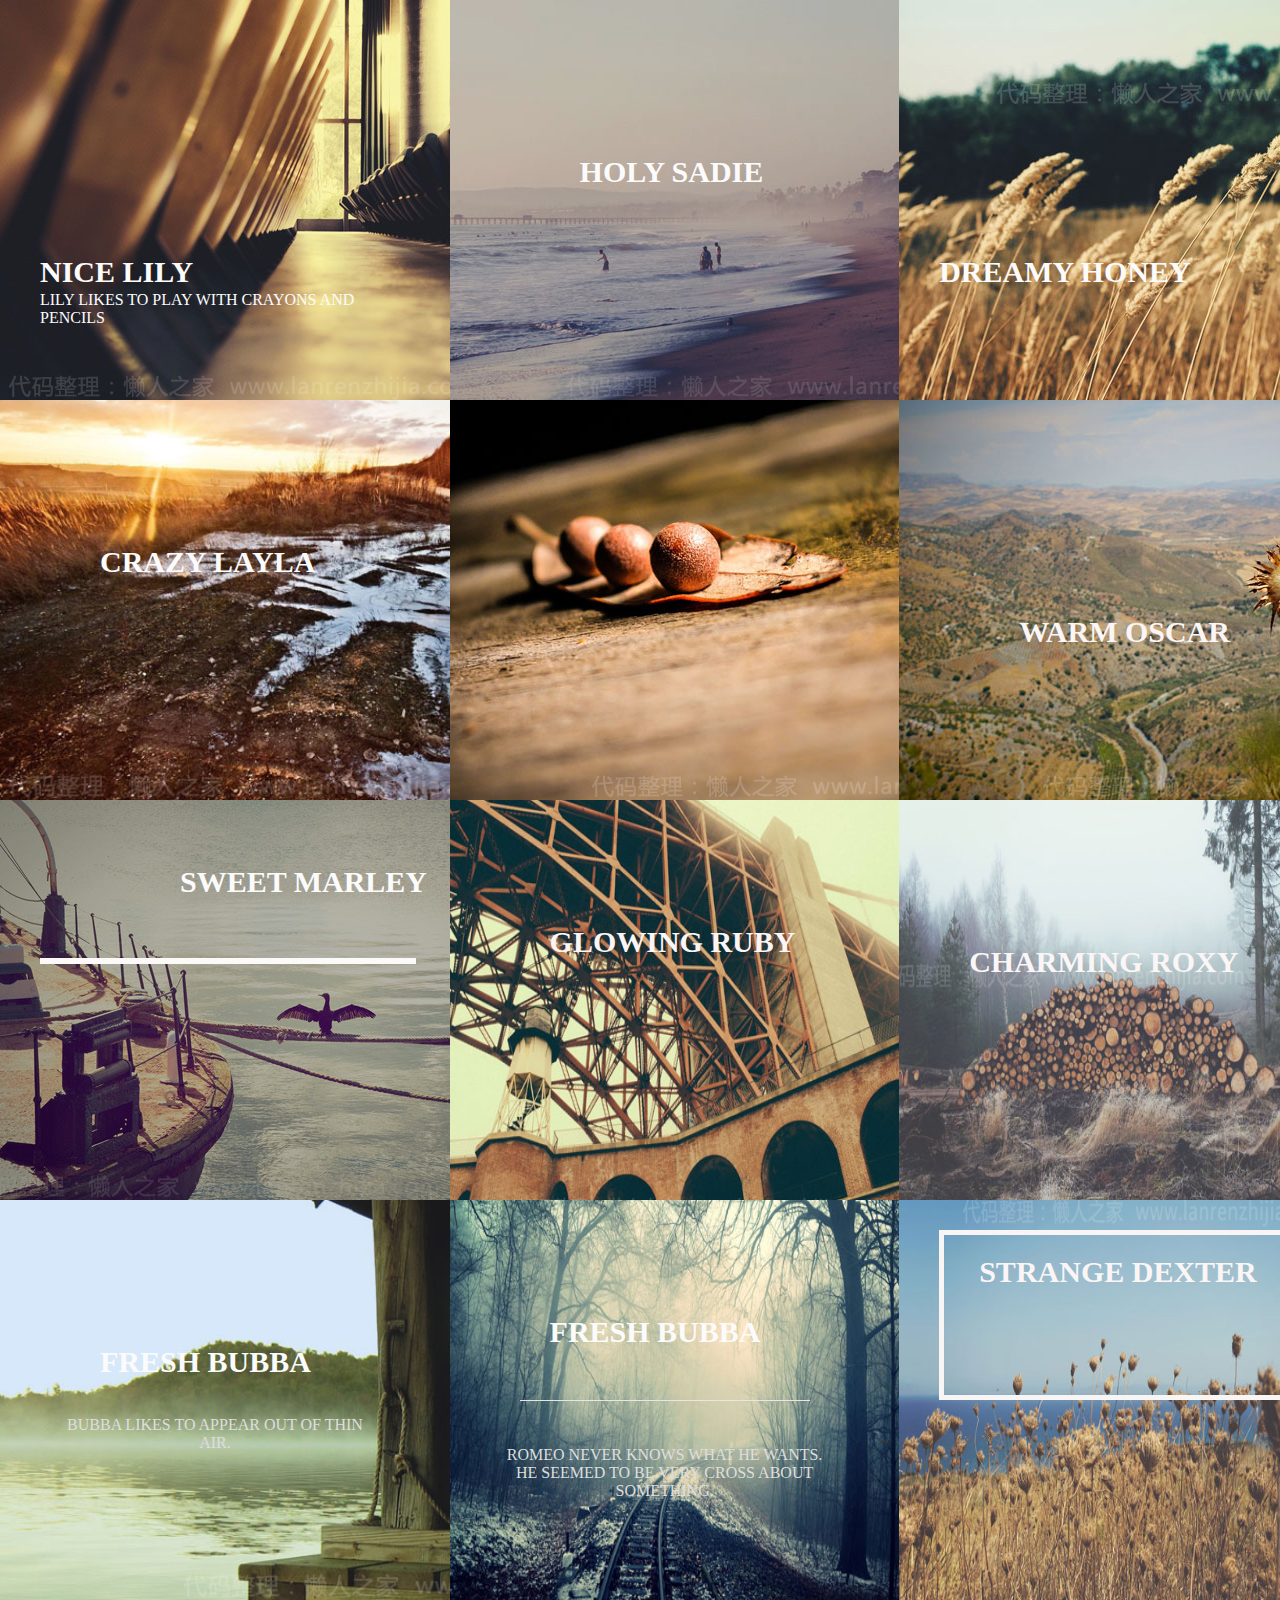
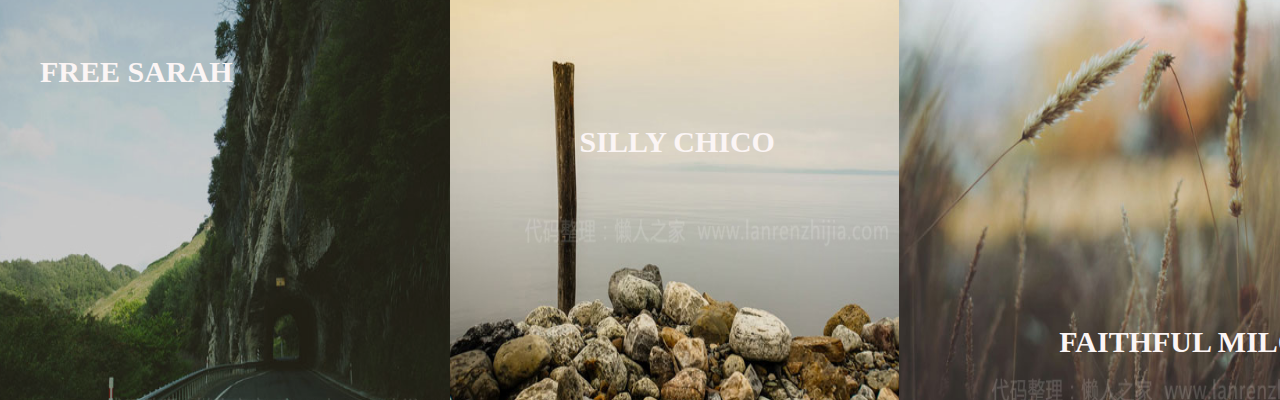
<file: hover/index.html>
<!DOCTYPE html>
<html lang="en">
<head>
	<meta charset="UTF-8">
	<title>style</title>
	<link rel="stylesheet" type="text/css" href="style.css">
</head>
<body>
	<header></header>

	<section id="list">
		<ul>
			<li>
				<figure class="image1">
					<img src="image/lanrenzhijia1.jpg">
					<figcaption>
						<h2>Nice Lily</h2>
						<p>Lily likes to play with crayons and <br>pencils</p>
					</figcaption>
				</figure>
			</li>
			<li>
				<figure class="image2">
					<img src="image/lanrenzhijia2.jpg">
					<figcaption>
						<h2>Holy Sadie</h2>
						<p>Sadie never took her eyes off me. <br>She had a dark soul.</p>
					</figcaption>
				</figure>
			</li>
			<li>
				<figure class="image3">
					<img src="image/lanrenzhijia3.jpg">
					<figcaption>
						<h2>Dreamy Honey<span>Now</span></h2>
					</figcaption>
				</figure>
			</li>
			<li>
				<figure class="image4">
					<img src="image/lanrenzhijia4.jpg">
					<figcaption>
						<h2>Crazy Layla</h2>
						<p>When Layla appears, she brings an <br>eternal summer along.</p>
						<div class="sx"></div>
						<div class="zy"></div>
					</figcaption>
				</figure>
			</li>
			<li>
				<figure class="image5">
					<img src="image/lanrenzhijia5.jpg">
					<figcaption>
						<p>Zoe never had the patience of her sisters. She deliberately punched the bear in his face.</p>
						<h2>Creative Zoe</h2>
					</figcaption>
				</figure>
			</li>
			<li>
				<figure class="image6">
					<img src="image/lanrenzhijia6.jpg">
					<figcaption>
						<h2>Warm Oscar</h2>
						<p>Oscar is a decent man. He used to clean porches with pleasure.</p>
						<div class="w"></div>
					</figcaption>
				</figure>
			</li>
			<li>
				<figure class="image7">
					<img src="image/lanrenzhijia7.jpg">
					<figcaption>
						<h2>Sweet Marley</h2>
						<hr>
						<p>Marley tried to convince her but she was not interested.</p>
					</figcaption>
				</figure>
			</li>
			<li>
				<figure class="image8">
					<img src="image/lanrenzhijia8.jpg">
					<figcaption>
						<h2>Glowing Ruby</h2>
						<p>Ruby did not need any help. Everybody knew that.</p>
						<div class="d"></div>
					</figcaption>
				</figure>
			</li>
			<li>
				<figure class="image9">
					<img src="image/lanrenzhijia9.jpg">
					<figcaption>
						<h2>Charming Roxy</h2>
						<p>Roxy was my best friend. She'd cross any border for me.</p>
						<div class="d"></div>
					</figcaption>
				</figure>
			</li>
			<li>
				<figure class="image10">
					<img src="image/lanrenzhijia10.jpg">
					<figcaption>
						<h2>Fresh  Bubba</h2>
						<p>Bubba likes to appear out of thin air.</p>
						<div class="sx"></div>
						<div class="zy"></div>
					</figcaption>
				</figure>
			</li>
			<li>
				<figure class="image11">
					<img src="image/lanrenzhijia11.jpg">
					<figcaption>
						<h2>Fresh  Bubba</h2>
						<p>Romeo never knows what he wants. He seemed to be very cross about something.</p>
						<div class="sx"></div>
						<div class="zy"></div>
					</figcaption>
				</figure>
			</li>
			<li>
				<figure class="image12">
					<img src="image/lanrenzhijia12.jpg">
					<figcaption>
							<h2>Strange Dexter</h2>
							<p>Dexter had his own strange way. You could watch him training ants.</p>
							<div class="d"></div>
					</figcaption>
				</figure>
			</li>
			<li>
				<figure class="image13">
					<img src="image/lanrenzhijia13.jpg">
					<figcaption>
						<h2>Free Sarah</h2>
						<hr>
						<p>Sarah likes to watch clouds. She's quite depressed.</p>
					</figcaption>
				</figure>
			</li>
			<li>
				<figure class="image14">
					<img src="image/lanrenzhijia14.jpg">
					<figcaption>
						<h2>Silly Chico</h2>
						<p>Chico's main fear was missing the morning bus.</p>
						<div class="d"></div>
					</figcaption>
				</figure>
			</li>
			<li>
				<figure class="image15">
					<img src="image/lanrenzhijia15.jpg">
					<figcaption>
						<h2>Faithful Milo</h2>
						<p>Milo went to the woods. He took a fun ride and never came back.</p>
						<div class="d"></div>
					</figcaption>
				</figure>
			</li>
		</ul>
	</section>



	<footer></footer>
</body>
</html>
</file>
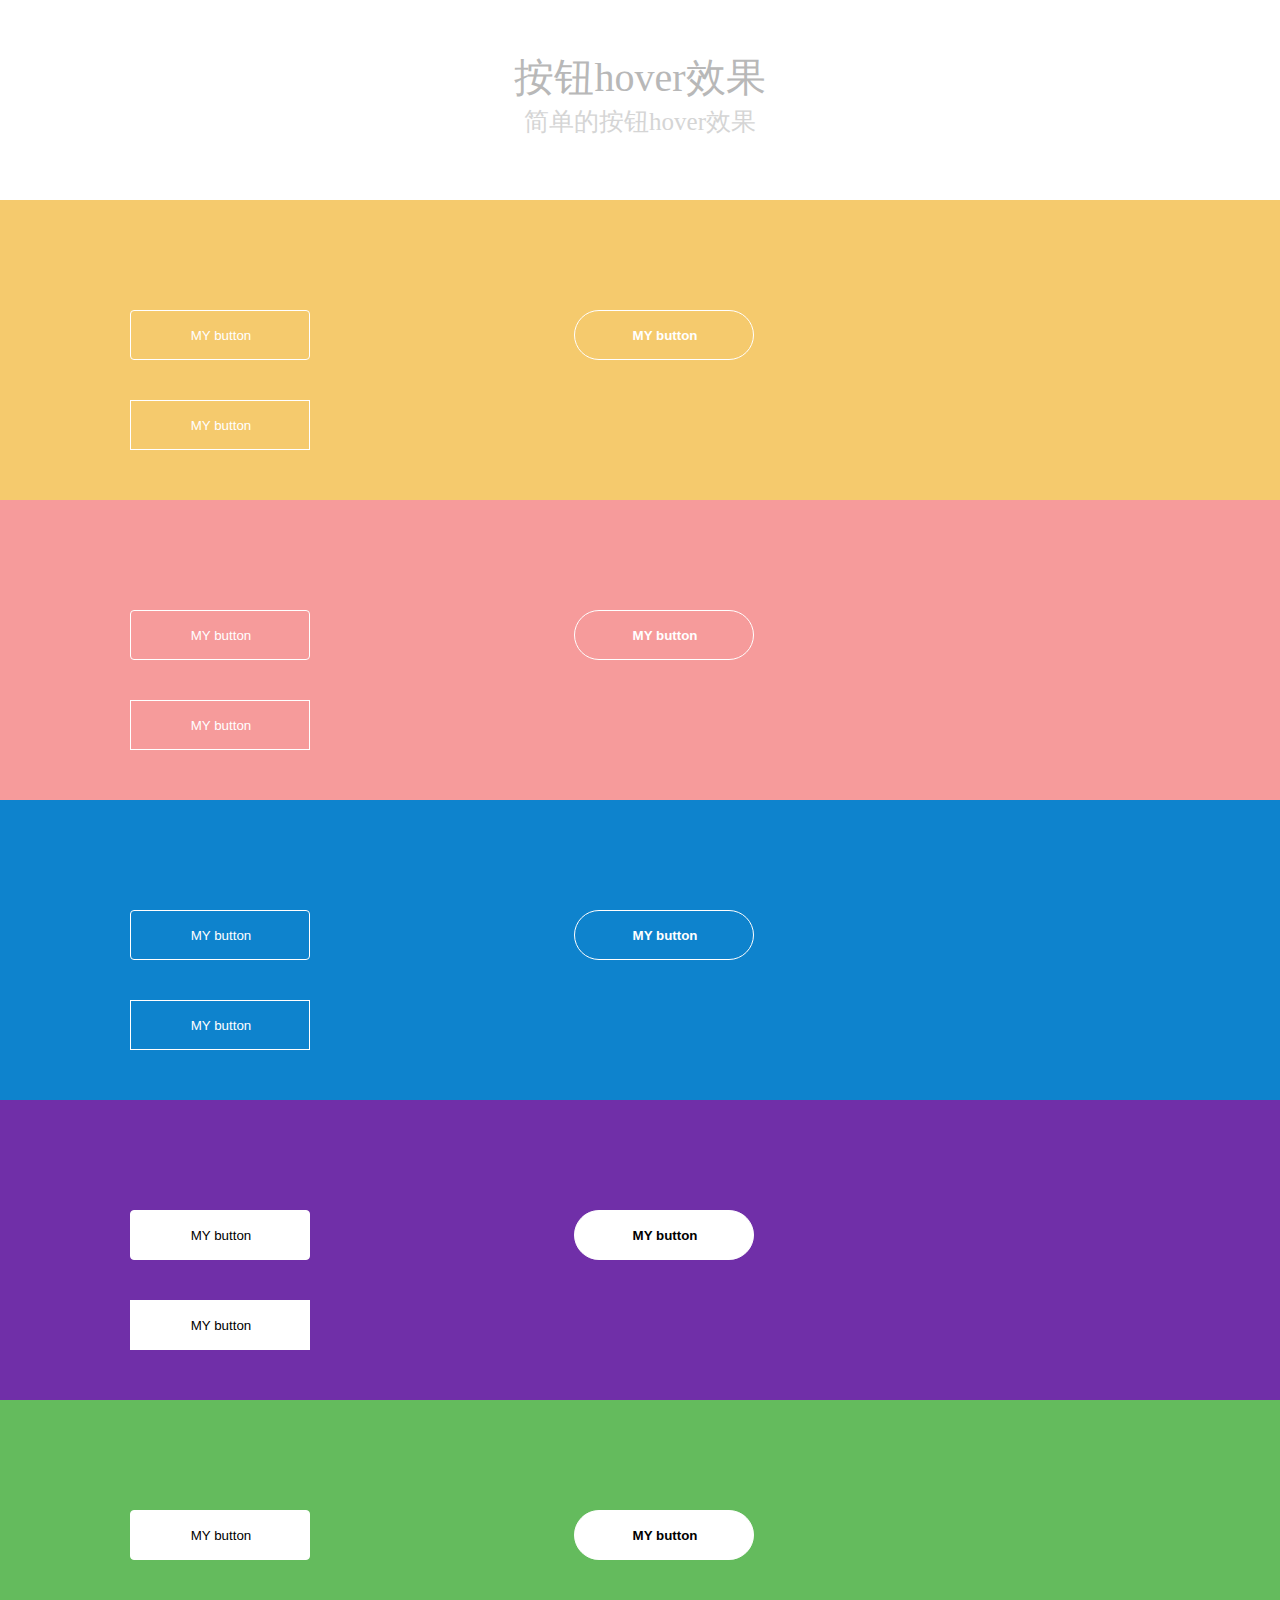
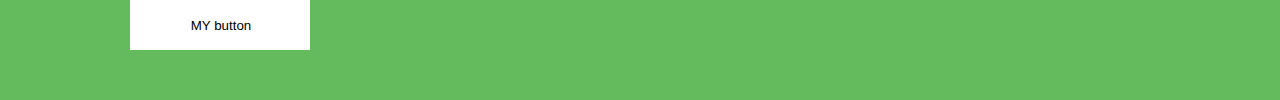
<file: buttonHover/p3.html>
<!DOCTYPE html>
<html>
<head lang="en">
    <meta charset="UTF-8">
    <title></title>
    <link rel="stylesheet" href="p3.css"/>
</head>
<body>
    <header>
        <h1>按钮hover效果</h1>
        <h4>简单的按钮hover效果</h4>
    </header>
    <section>
        <div></div>
        <!--第一排-->
        <div class="one">
            <div>
                <button>
                    <span>
                        MY button
                    </span>
                </button>
                <button>
                     <span>
                        MY button
                     </span>
                </button>
                <button>
                    <span>
                        MY button
                    </span>
                </button>
            </div>
        </div>
        <div class="two">
            <div>
                <button>
                    <span>
                        MY button
                    </span>
                </button>
                <button>
                     <span>
                        MY button
                     </span>
                </button>
                <button>
                    <span>
                        MY button
                    </span>
                </button>
            </div>
        </div>
        <div class="three">
            <div>
                <button>
                    <span>
                        MY button
                    </span>
                </button>
                <button>
                     <span>
                        MY button
                     </span>
                </button>
                <button>
                    <span>
                        MY button
                    </span>
                </button>
            </div>
        </div>
        <div class="four">
            <div>
                <button>
                    <span>
                        MY button
                    </span>
                </button>
                <button>
                     <span>
                        MY button
                     </span>
                </button>
                <button>
                    <span>
                        MY button
                    </span>
                </button>
            </div>
        </div>
        <div class="five">
            <div>
                <button>
                    <span>
                        MY button
                    </span>
                </button>
                <button>
                     <span>
                        MY button
                     </span>
                </button>
                <button>
                    <span>
                        MY button
                    </span>
                </button>
            </div>
        </div>
    </section>
</body>
</html>
</file>
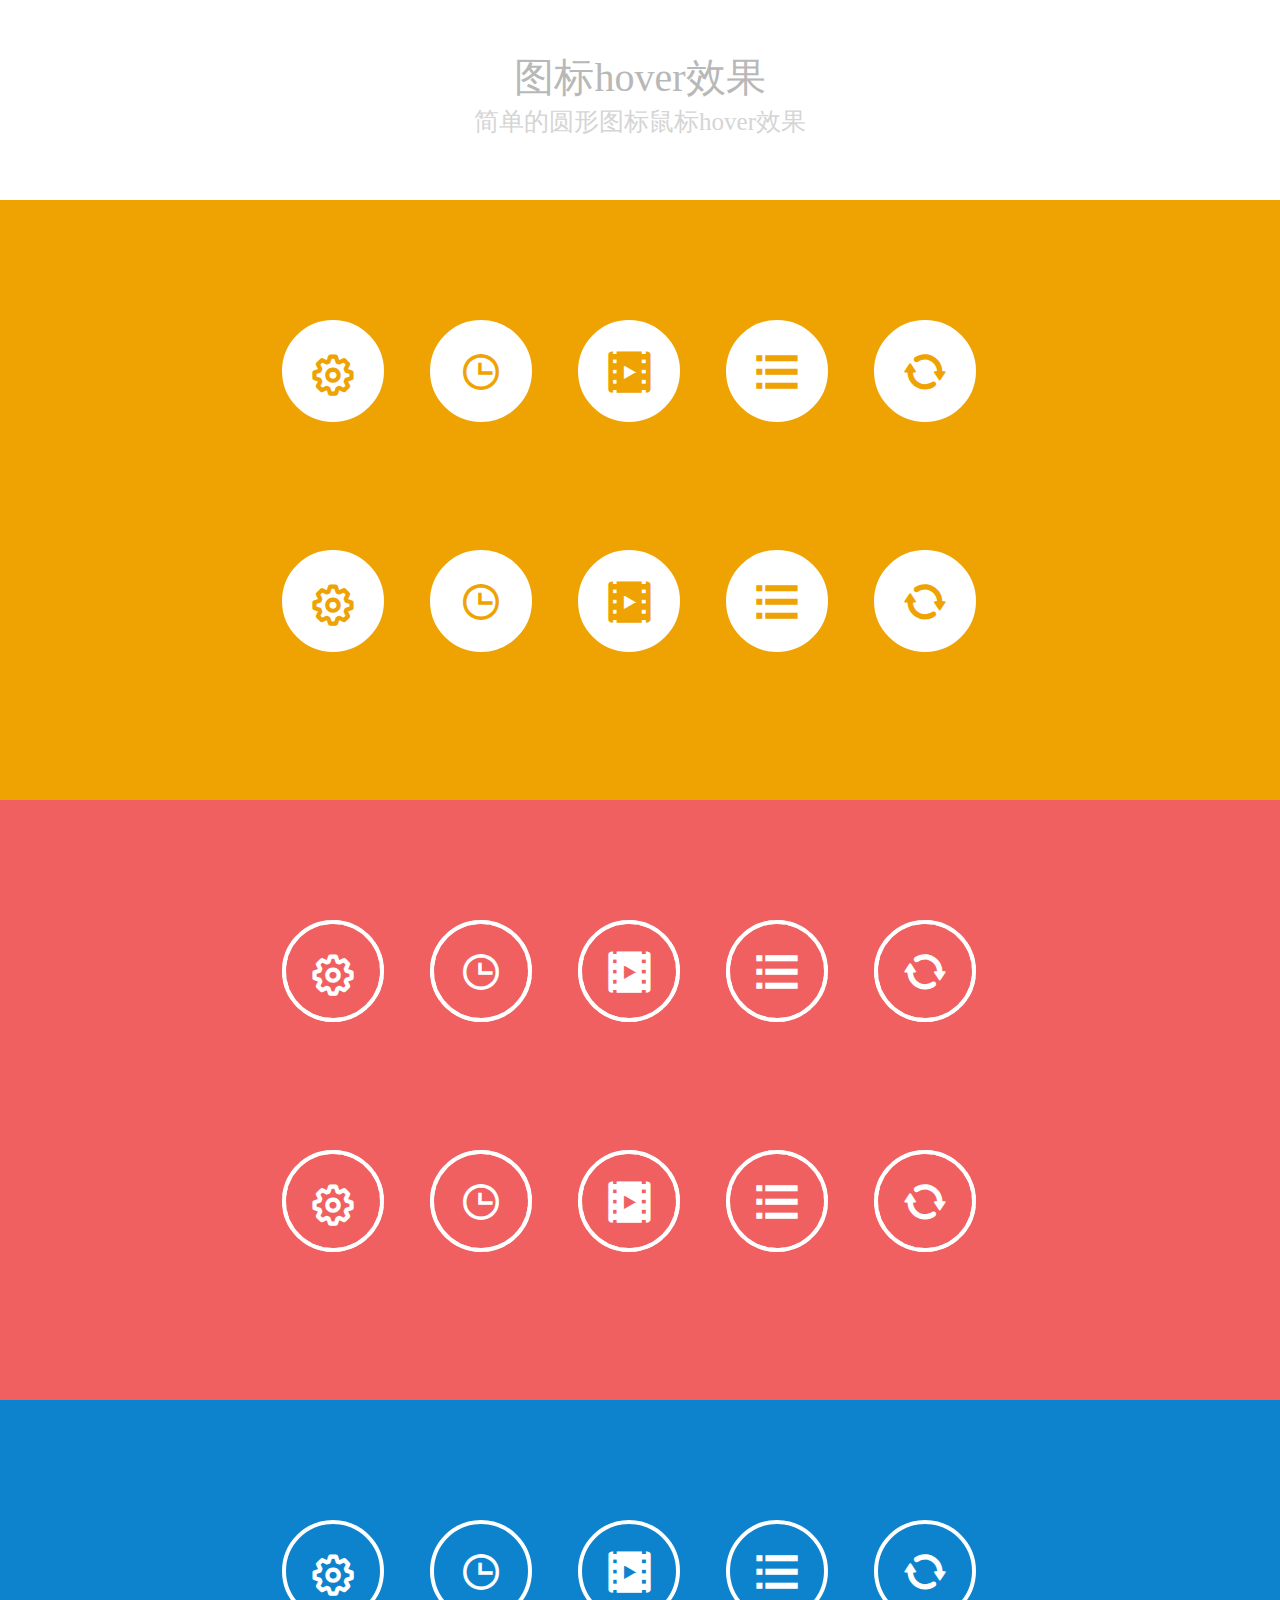
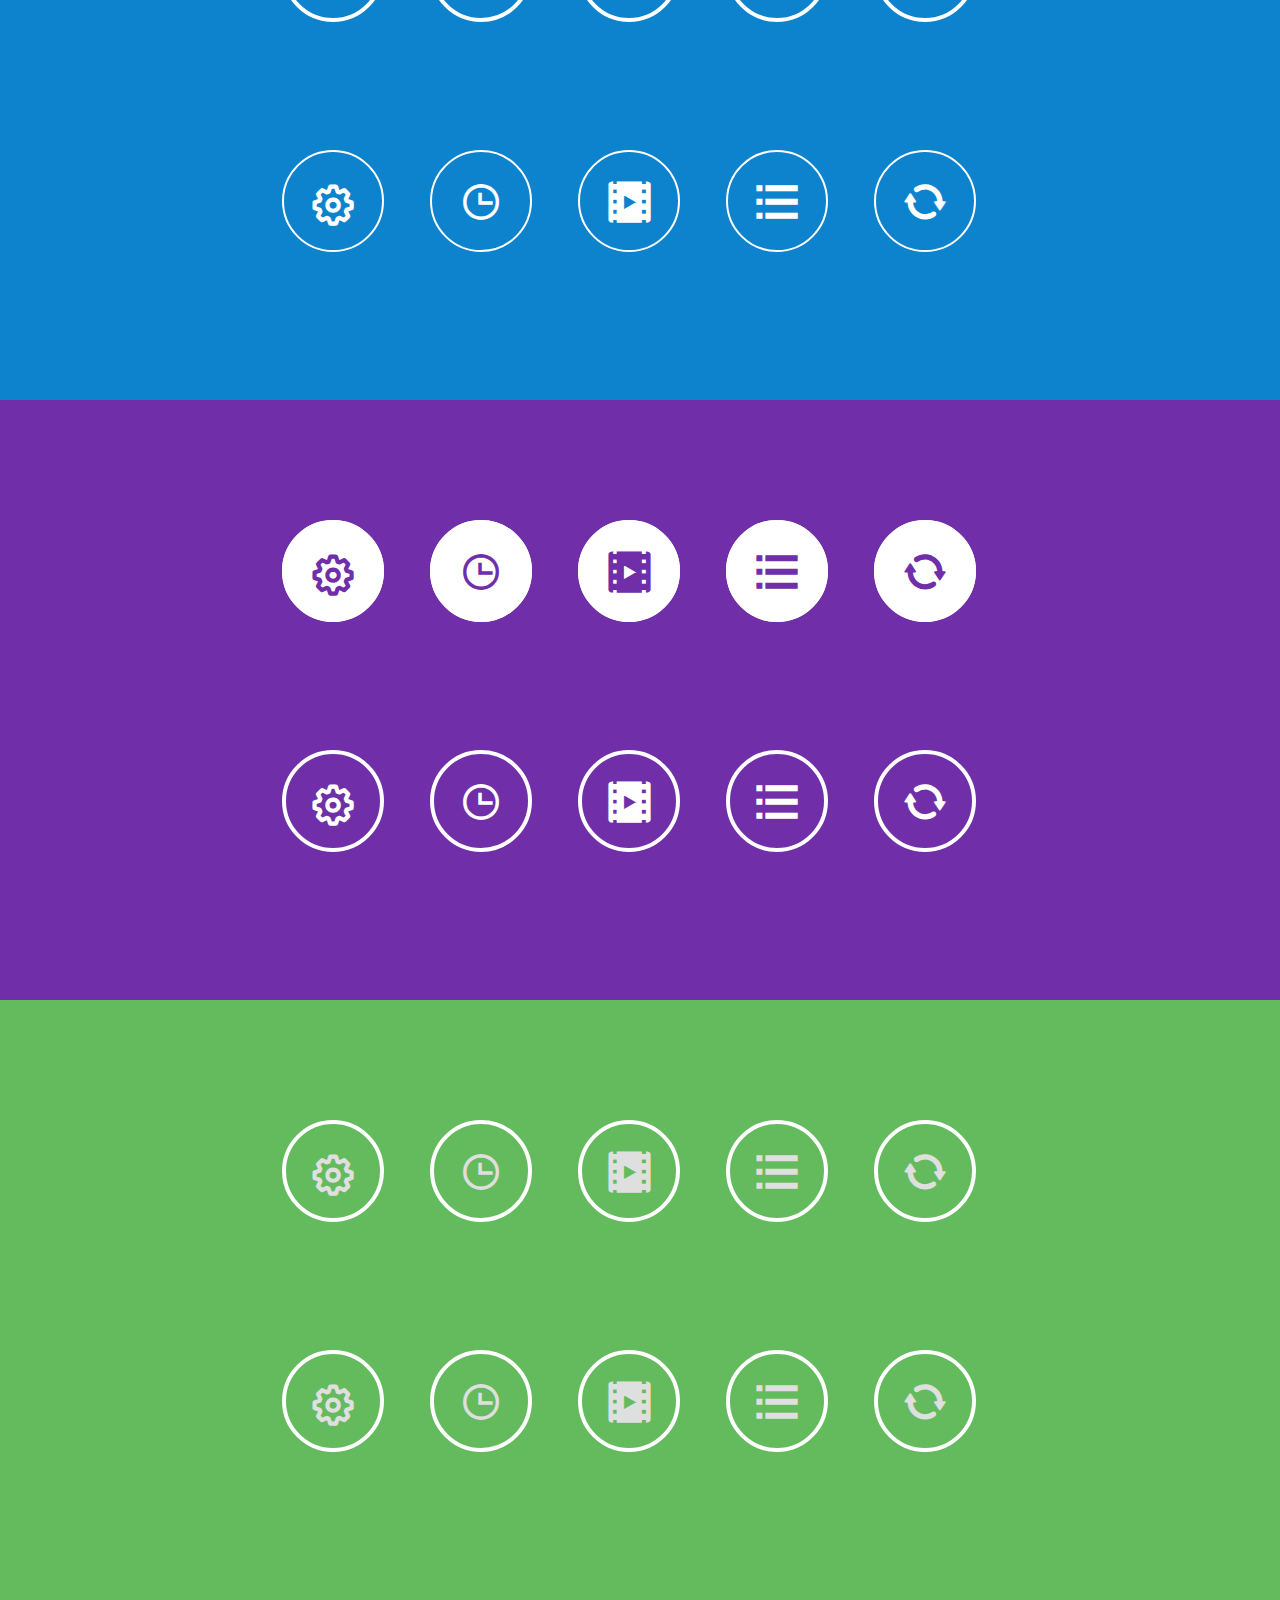
<file: iconHover/p2.html>
<!DOCTYPE html>
<html>
<head lang="en">
    <meta charset="UTF-8">
    <title></title>
    <link rel="stylesheet" href="p2.css"/>
</head>
<body>
    <header>
        <h1>图标hover效果</h1>
        <h4>简单的圆形图标鼠标hover效果</h4>
    </header>
    <section>
        <div></div>
        <!--第一排-->
        <div class="one">
            <div>
                <ul>
                    <li>&#xe601;</li>
                    <li>&#xe501;</li>
                    <li>&#xe622;</li>
                    <li>&#xe600;</li>
                    <li>&#xe62d;</li>
                </ul>
            </div>
            <div>
                <ul>
                    <li>&#xe601;</li>
                    <li>&#xe501;</li>
                    <li>&#xe622;</li>
                    <li>&#xe600;</li>
                    <li>&#xe62d;</li>
                </ul>
            </div>
        </div>
        <!--第二排-->
        <div class="two">
            <div>
                <ul>
                    <li>&#xe601;</li>
                    <li>&#xe501;</li>
                    <li>&#xe622;</li>
                    <li>&#xe600;</li>
                    <li>&#xe62d;</li>
                </ul>
            </div>
            <div>
                <ul>
                    <li>&#xe601;</li>
                    <li>&#xe501;</li>
                    <li>&#xe622;</li>
                    <li>&#xe600;</li>
                    <li>&#xe62d;</li>
                </ul>
            </div>
        </div>
        <!--第三排-->
        <div class="three">
            <div>
                <ul>
                    <li>
                        <div>&#xe601;</div>
                        <div>&#xe601;</div>
                    </li>
                    <li>
                        <div>&#xe501;</div>
                        <div>&#xe501;</div>
                    </li>
                    <li>
                        <div>&#xe622;</div>
                        <div>&#xe622;</div>
                    </li>
                    <li>
                        <div>&#xe600;</div>
                        <div>&#xe600;</div>
                    </li>
                    <li>
                        <div>&#xe62d;</div>
                        <div>&#xe62d;</div>
                    </li>
                </ul>
            </div>
            <div>
                <ul>
                    <li>
                        <div></div>
                        <div></div>
                        <div>&#xe601;</div>
                    </li>
                    <li>
                        <div></div>
                        <div></div>
                        <div>&#xe501;</div>
                    </li>
                    <li>
                        <div></div>
                        <div></div>
                        <div>&#xe622;</div>
                    </li>
                    <li>
                        <div></div>
                        <div></div>
                        <div>&#xe600;</div>
                    </li>
                    <li>
                        <div></div>
                        <div></div>
                        <div>&#xe62d;</div>
                    </li>
                </ul>
            </div>
        </div>
        <!--第四排-->
        <div class="four">
            <div>
                <ul>
                    <li>&#xe601;</li>
                    <li>&#xe501;</li>
                    <li>&#xe622;</li>
                    <li>&#xe600;</li>
                    <li>&#xe62d;</li>
                </ul>
            </div>
            <div>
                <ul>
                    <li>&#xe601;</li>
                    <li>&#xe501;</li>
                    <li>&#xe622;</li>
                    <li>&#xe600;</li>
                    <li>&#xe62d;</li>
                </ul>
            </div>
        </div>
        <!--第五排-->
        <div class="five">
            <div>
                <ul>
                    <li>&#xe601;</li>
                    <li>&#xe501;</li>
                    <li>&#xe622;</li>
                    <li>&#xe600;</li>
                    <li>&#xe62d;</li>
                </ul>
            </div>
            <div>
                <ul>
                    <li>&#xe601;</li>
                    <li>&#xe501;</li>
                    <li>&#xe622;</li>
                    <li>&#xe600;</li>
                    <li>&#xe62d;</li>
                </ul>
            </div>
        </div>
    </section>

</body>
</html>
</file>
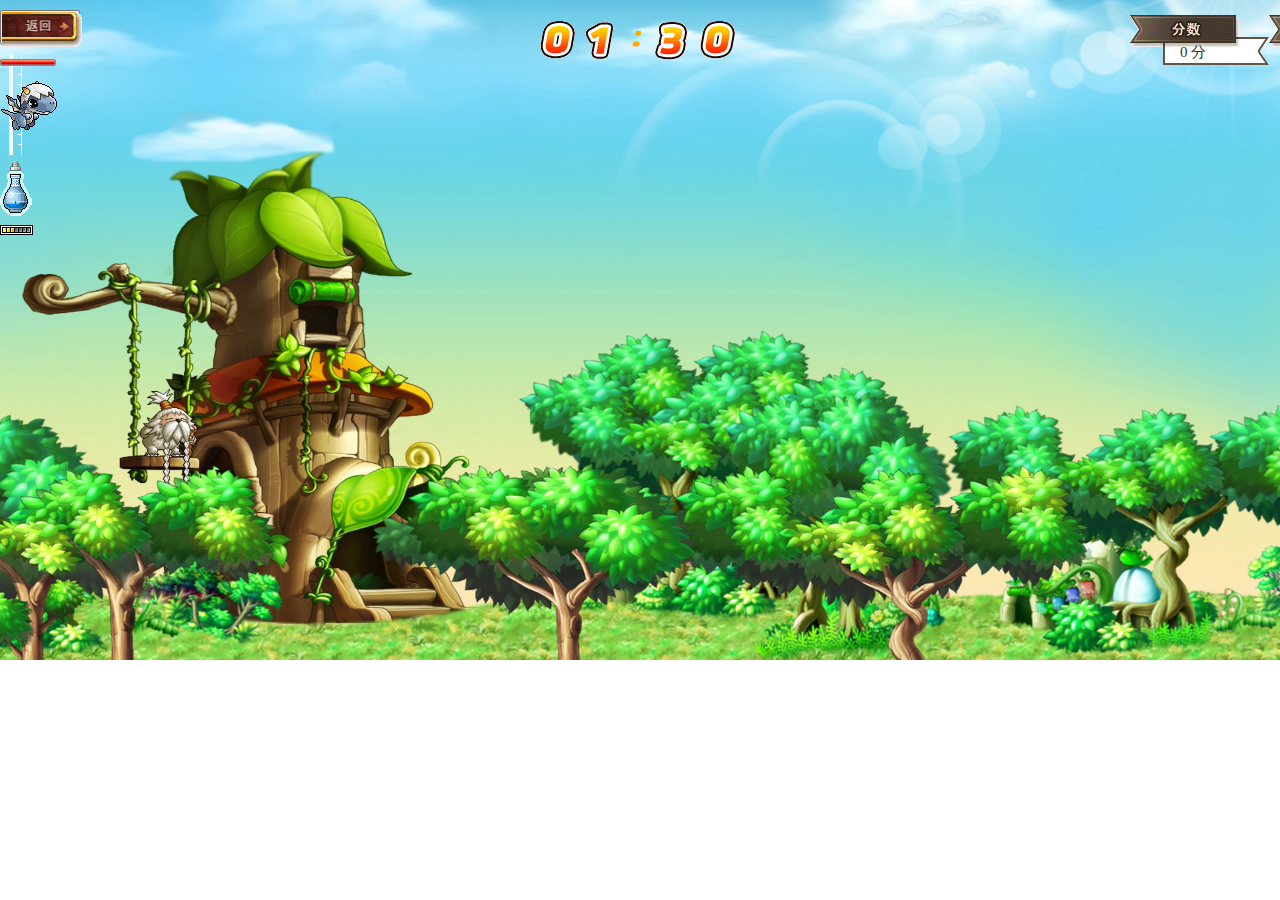
<file: mapleStory/冒险岛.html>
<!DOCTYPE html>
<html lang="en">
<head>
    <meta charset="UTF-8">
    <title>冒险岛</title>
    <style type="text/css">
        *{
            padding: 0;
            margin: 0;
        }
        #game{
            width: 100%;
            height: 660px;
            position: absolute;
            background-image: url("image/bg.jpg");
            background-size: 100% 100%;
            top: 0;
            left: 0;
            overflow: hidden;
        }
        #point{
            width: 150px;
            height: 50px;
            background-image: url("image/ui/RunnerGame.gif");
            position: absolute;
            right: 0;
            top: 15px;
            z-index: 1;
        }
        #pointnum{
            width: 100px;
            height: 25px;
            position: absolute;
            right: 0;
            top: 25px;
            font-size: 15px;
            color: #2b333b;
            line-height: 25px;
            text-align: left;
        }
        #gameover{
            width: 220px;
            height: 200px;
            position: absolute;
            left: 50%;
            margin-left: -110px;
            top: 240px;
            background-image: url("image/ui/tipBg.png");
            background-size: 100% 100%;
            display: none;
            z-index: 9;
        }
        #gameover h1{
            width: 75%;
            padding: 5%;
            margin: 5px auto;
            font-size: 25px;
            font-weight: 100;
            color: black;
            text-align: left;
        }
        #spanpoint{
            font-size: 25px;
            color: red;
        }
        #sure{
            position: absolute;
            bottom: 15px;
            right: 20px;
            background-image: url("image/ui/tipY.gif");
            background-size: 100% 100%;
            width: 60px;
            height: 30px;
        }
        #exp{
            width: 32px;
            height: 170px;
            position: absolute;
            top: 50px;
            left: 0;
            background-image: url("image/ui/exp0.png");
        }
        #boom{
            width: 33px;
            height: 10px;
            position: absolute;
            top: 225px;
            left: 0;
            background-image: url("image/ui/boom/boom3.png");
            background-size: 100% 100%;
        }
        #game img{
            position: absolute;
            z-index: 2;
        }
        #return{
            width: 80px;
            height: 35px;
            position: absolute;
            left: 0;
            top: 10px;
        }
        #return a{
            display: block;
            width: 80px;
            height: 35px;
            background-image: url("image/ui/back.gif");
            background-size: 100% 100%;
        }
        #clock{
            width: 200px;
            height: 40px;
            position: absolute;
            top: 20px;
            left: 50%;
            margin-left: -100px;
            z-index: 9;
        }
        #time2{
            margin-left: 45px;
        }
        #time3{
            margin-left: 80px;
        }
        #time4{
            margin-left: 115px;
        }
        #time5{
            margin-left: 160px;
        }
    </style>
</head>
<body>
<div id="game">
    <div id="clock">
        <img src="image/num/0.gif" id="time1"/>
        <img src="image/num/1.gif" id="time2"/>
        <img src="image/num/d.png" id="time3"/>
        <img src="image/num/3.gif" id="time4"/>
        <img src="image/num/0.gif" id="time5"/>
    </div>
    <button id="return">
        <a href="冒险岛开始界面.html"></a>
    </button>
    <div id="point">
        <div id="pointnum"></div>
    </div>
    <div id="gameover">
        <h1>
            游戏结束  !<br/>
        </h1>
        <button id="sure"></button>
    </div>
    <div id="exp"></div>
    <div id="boom"></div>
</div>
<audio src="music/m9.mp3" autoplay="autoplay" loop="loop" id="bgmusic"></audio>
</body>
<script type="text/javascript" src="冒险岛.js">
</script>
</html>
</file>
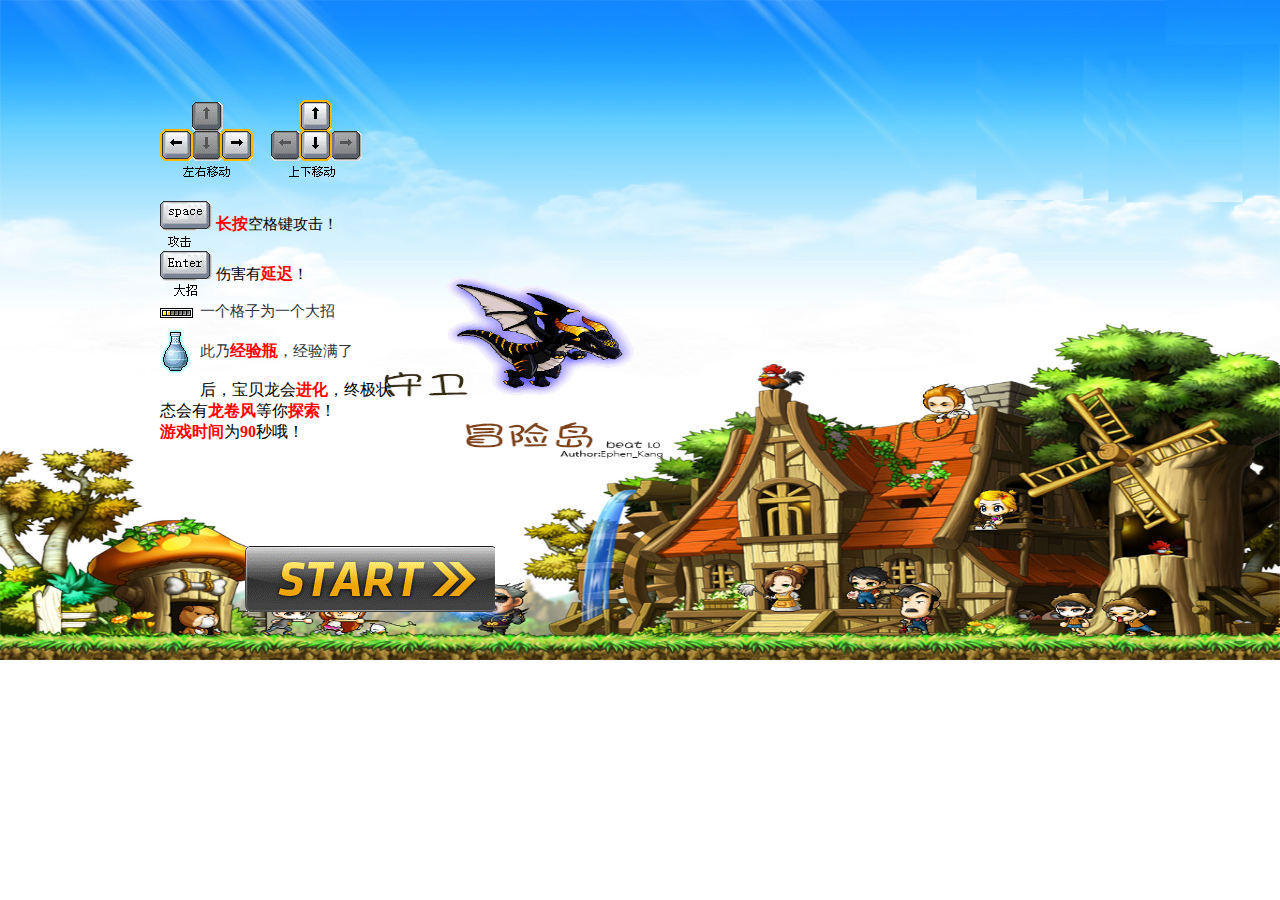
<file: mapleStory/冒险岛开始界面.html>
<!DOCTYPE html>
<html lang="en">
<head>
    <meta charset="UTF-8">
    <title>start</title>
    <style type="text/css">
        *{
            padding: 0;
            margin: 0;
        }
        #gamestart{
            width: 100%;
            height: 660px;
            position: absolute;
            background-image: url("image/readyBg.jpg");
            background-size: 100% 100%;
            top: 0;
            left: 0;
            overflow: hidden;
        }
        .helpimg{
            margin: 100px 160px;
            margin-bottom: 0;
        }
        .keyspace{
            width: 200px;
            margin: 20px 160px;
            margin-bottom: 0;
            height: 50px;
            font-size: 15px;
        }
        .keyspace img,.keyenter img{
            vertical-align: middle;
        }
        .keyspace span,.keyenter span{
            font-size: 16px;
            color: red;
            font-weight: 900;
        }
        .keyenter{
            width: 200px;
            margin: 0 160px;
            height: 50px;
            font-size: 15px;
        }
        .rule{
            width: 245px;
            height: 245px;
            margin: 0 160px;
        }
        .expboom{
            width: 40px;
            height: 80px;
            float: left;

        }
        .rule h2{
            font-size: 15px;
            line-height: 1.4;
            color: #2b333b;
            font-weight: 100;
        }
        .rule span{
            font-size: 16px;
            color: red;
            font-weight: 900;
        }
        #startbtn{
            width: 250px;
            height: 66px;
            margin: 0 245px;
        }
        #startbtn a{
            display: block;
            width: 250px;
            height: 66px;
            background-image: url("image/start.gif");
        }
    </style>
</head>
<body>
<div id="gamestart">
    <img src="image/help/Help.png" class="helpimg"/>
    <div class="keyspace">
        <img  src="image/help/Help1.png"/>
        <span>长按</span>空格键攻击！
    </div>
    <div class="keyenter">
        <img  src="image/help/Help2.png"/>
        伤害有<span>延迟</span>！
    </div>
    <div class="rule">
        <div class="expboom">
            <img  src="image/help/boom.gif"/>
            <img  src="image/help/exp.gif"/>
        </div>
        <h2>一个格子为一个大招</h2> <br/>
        <h2>此乃<span>经验瓶</span>，经验满了</h2><br/>
        后，宝贝龙会<span>进化</span>，终极状<br/>
        态会有<span>龙卷风</span>等你<span>探索</span>！<br/>
        <span>游戏时间</span>为<span>90</span>秒哦！
    </div>
    <div id="startbtn">
        <a href="冒险岛.html"></a>
    </div>
</div>
</body>
</html>
</file>
<file: hover/style.css>
/*
* @Author: Administrator
* @Date:   2017-08-22 11:13:15
* @Last Modified by:   Administrator
* @Last Modified time: 2017-08-22 19:39:46
*/
body{
	margin: 0;
	padding: 0;
}
#list{
	margin: 0 auto;
	overflow: hidden;
	width: 1349px;
	height: 2000px;
	background-color: #E8CACA;
}
#list ul{
	margin: 0;
	padding: 0;
	width: 1349px;
	height: 2500px;
	list-style-type: none;
}
#list ul li{
	width: 449.6px;
	height: 400px;
	float: left;
	cursor:pointer;
	overflow: hidden;
	position: relative;
}
#list ul li figure{
	width: 449.6px;
	height: 400px;
	margin: 0;
	position: relative;
}


/*...............................1........................*/
#list ul li .image1 img{
	transition: transform o.3s;
	display: block;
	position: absolute;
	left: -40px;
	transition: all 0.3s linear;
}

#list ul li .image1:hover img{
	transform: translatex(40px);
}
#list ul li .image1 figcaption{
	height: 400px;
	width: 449.6px;
	position: absolute;
	top: 0px;
	background-color: #CBC3C3;
	background-color: rgba(0,0,0,0.6);
	transition: all 0.3s linear;
}
#list ul li .image1:hover figcaption{
	background-color: rgba(0,0,0,0);

}
#list ul li .image1 figcaption h2{
	font-size: 30px;
	color: #FCFBFB;
	text-transform: uppercase;
	position: absolute;
	top: 250px;
	left: 40px;
	transition: all 0.3s linear;
}
#list ul li .image1 figcaption:hover h2{
	transform: translatey(-20px);
}
#list ul li .image1 figcaption p{
	text-transform: uppercase;
	color: #FCFBFB;
	position: absolute;
	top: 295px;
	left: 40px;
	opacity: 0;
	transition: all 0.3s linear;
}
#list ul li .image1 figcaption:hover p{
	opacity: 1;
	transform: translatey(-20px);
}

/*.....................2.........................*/
#list ul li .image2 img{
	transition: transform o.3s;
	display: block;
	position: absolute;
	left: -40px;
}
#list ul li .image2 figcaption{
	height: 400px;
	width: 449.6px;
	position: absolute;
	top: 0px;
	background-color: #CBC3C3;
	background-color: rgba(0,0,0,0.1);
	transition: all 0.3s linear;
	text-align: center;
}
#list ul li .image2:hover figcaption{
	background-color: rgba(0,0,0,0.4);

}
#list ul li .image2 figcaption h2{
	font-size: 30px;
	color: #FCFBFB;
	text-transform: uppercase;
	position: absolute;
	top: 130px;
	left: 130px;
	transition: all 0.3s linear;
}
#list ul li .image2 figcaption:hover h2{
	transform: translatey(-20px);
}
#list ul li .image2 figcaption p{
	text-transform: uppercase;
	color: #FCFBFB;
	position: absolute;
	top: 295px;
	left: 80px;
	opacity: 0;
	transition: all 0.3s linear;
}
#list ul li .image2 figcaption:hover p{
	opacity: 1;
	transform: translatey(-20px);
}
/*..........................3.......................*/
#list ul li .image3 img{
	transition: transform o.3s;
	display: block;
	position: absolute;
	left: -40px;
}
#list ul li .image3 figcaption{
	height: 400px;
	width: 449.6px;
	position: absolute;
	top: 0px;
	background-color: #CBC3C3;
	background-color: rgba(0,0,0,0);
	transition: all 0.3s linear;
	text-align: center;
}
#list ul li .image3:hover figcaption{
	background-color: rgba(0,0,0,0.4);

}
#list ul li .image3 figcaption h2{
	font-size: 30px;
	color: #FCFBFB;
	text-transform: uppercase;
	position: absolute;
	top: 230px;
	left: 40px;
	transition: all 0.3s linear;
}
#list ul li .image3 figcaption:hover h2{
	transform: translatey(20px);
}
#list ul li .image3 figcaption span{
	font-size: 30px;
	color: #DEDEDE;
	text-transform: uppercase;
	position: absolute;
	top: 0px;
	left: 260px;
	transition: all 0.3s linear;
	opacity: 0;
}
#list ul li .image3 figcaption:hover span{
	opacity: 1;
	font-weight: 300;
}
/*....................4...................................*/
#list ul li .image4 img{
	transition: transform o.3s;
	display: block;
	position: relative;
	height: 420px;
	top: -20px;
	transition: all 0.3s linear;
}
#list ul li .image4:hover img{
	transform: translatey(20px);
}
#list ul li .image4 figcaption{
	height: 400px;
	width: 449.6px;
	position: absolute;
	top: 0px;
	background-color: #CBC3C3;
	background-color: rgba(0,0,0,0);
	transition: all 0.3s linear;
	text-align: center;
}
#list ul li .image4:hover figcaption{
	background-color: rgba(0,0,0,0.4);

}
#list ul li .image4 figcaption h2{
	font-size: 30px;
	color: #FCFBFB;
	text-transform: uppercase;
	position: absolute;
	top: 120px;
	left: 100px;
	transition: all 0.3s linear;
}
#list ul li .image4 figcaption:hover h2{
	transform: translatey(20px);
}
#list ul li .image4 figcaption p{
	font-size: 12px;
	color: #DEDEDE;
	text-transform: uppercase;
	position: absolute;
	top: 200px;
	left: 85px;
	transition: all 0.3s linear;
	opacity: 0;
}
#list ul li .image4 figcaption:hover p{
	opacity: 1;
}
#list ul li .image4 figcaption .sx{
	border: 1px solid #EAE5E5;
	height: 300px;
	width: 400px;
	position: absolute;
	top: 50px;
	left: 20px;
	border-right: none;
	border-left: none;
	opacity: 0;
}

#list ul li .image4 figcaption:hover .sx{
	opacity: 1;
}
#list ul li .image4 figcaption .zy{
	border: 1px solid #EAE5E5;
	height: 360px;
	width: 360px;
	position: absolute;
	top: -55px;
	left: 40px;
	border-top: none;
	border-bottom: none;
	opacity: 0;
	transition: all 0.3s linear;
}

#list ul li .image4 figcaption:hover .zy{
	opacity: 1;
	transform: translatey(80px);
}
/*..................5.............................*/
#list ul li .image5 img{
	transition: transform o.3s;
	display: block;
	position: absolute;
	left: 0px;
}
#list ul li .image5 figcaption{
	height: 400px;
	width: 449.6px;
	position: absolute;
	top: 0px;
	background-color: #CBC3C3;
	background-color: rgba(0,0,0,0);
	transition: all 0.3s linear;
	text-align: center;
}
#list ul li .image5:hover figcaption{
	background-color: rgba(0,0,0,0.4);

}
#list ul li .image5 figcaption h2{
	font-size: 30px;
	height: 74.8px;
	line-height: 70px;
	width: 450px;
	background-color: #F8F1F1;
	color: #A39B9B;
	text-transform: uppercase;
	position: absolute;
	top: 374.8px;
	left: 0px;
	transition: all 0.3s linear;
}
#list ul li .image5 figcaption:hover h2{
	transform: translatey(-74.8px);
}
#list ul li .image5 figcaption p{
	font-size: 16px;
	font-weight: 700;
	color: #FBF7F7;
	text-transform: uppercase;
	position: absolute;
	top: 150px;
	left: 60px;
	width: 340px;
	transition: all 0.3s linear;
	opacity: 0;
}
#list ul li .image5 figcaption:hover p{
	opacity: 1;
	transform: translatey(-34.8px);
}
/*.........................6..............................*/
#list ul li .image6 img{
	transition: transform o.3s;
	display: block;
	position: absolute;
	left: 0px;
}
#list ul li .image6 figcaption{
	height: 400px;
	width: 449.6px;
	position: absolute;
	top: 0px;
	background-color: #CBC3C3;
	background-color: rgba(0,0,0,0);
	transition: all 0.3s linear;
	text-align: center;
}
#list ul li .image6:hover figcaption{
	background-color: rgba(0,0,0,0.4);

}
#list ul li .image6 figcaption h2{
	font-size: 30px;
	color: #FBF5F5;
	text-transform: uppercase;
	position: absolute;
	top: 190px;
	left: 120px;
	transition: all 0.3s linear;
}
#list ul li .image6 figcaption:hover h2{
	transform: translatey(-54.8px);
}
#list ul li .image6 figcaption p{
	font-size: 14px;
	font-weight: 400;
	color: #FBF7F7;
	text-transform: uppercase;
	position: absolute;
	top: 190px;
	left: 60px;
	width: 340px;
	transition: all 0.3s linear;
	opacity: 0;
}
#list ul li .image6 figcaption:hover p{
	opacity: 1;
}
#list ul li .image6 figcaption .w{
	width: 260px;
	height: 200px;
	border:1px solid #FAF5F5;
	position: absolute;
	top: 100px;
	left: 100px;
	opacity: 0;
	transition: all 0.3s linear;
}

#list ul li .image6 figcaption:hover .w{
	transform: scale(1.5,1.5);
	opacity: 1;
}
/*...............................7............................*/
#list ul li .image7 img{
	transition: transform o.3s;
	display: block;
	position: absolute;
	left: 0px;
}
#list ul li .image7 figcaption{
	height: 400px;
	width: 449.6px;
	background-color: #CBC3C3;
	background-color: rgba(0,0,0,0.3);
	position: absolute;
	top: 0px;
	transition: all 0.3s linear;
	text-align: right;
}
#list ul li .image7 figcaption h2{
	font-size: 30px;
	color: #FCFBFB;
	text-transform: uppercase;
	position: absolute;
	top: 40px;
	left: 180px;
	transition: all 0.3s linear;
}
#list ul li .image7 figcaption:hover h2{
	transform: translatey(-14.8px);
}
#list ul li .image7 figcaption hr{
	width: 370px;
	border: 3px solid #FCF9F9;
	background-color: #FCF9F9;
	position: absolute;
	top: 150px;
	left: 40px;
	transition: all 0.3s linear;
}
#list ul li .image7 figcaption:hover hr{
	transform: translatey(-50px);
}
#list ul li .image7 figcaption p{
	font-size: 14px;
	font-weight: 500;
	color: #FBF7F7;
	text-transform: uppercase;
	position: absolute;
	top: 350px;
	left: 70px;
	width: 340px;
	transition: all 0.3s linear;
	opacity: 0;
}
#list ul li .image7 figcaption:hover p{
	opacity: 1;
	transform: translatey(-60px);
}
/*................................8...........................*/
#list ul li .image8 img{
	width: 500px;
	height:450px;
	display: block;
	position: absolute;
	left: -25px;
	top: -25px;
	transition: all 0.3s linear;
}
#list ul li .image8:hover img{
	transform: scale(0.9,0.9);
}
#list ul li .image8 figcaption{
	height: 400px;
	width: 449.6px;
	position: absolute;
	top: 0px;
	background-color: #CBC3C3;
	background-color: rgba(0,0,0,0);
	transition: all 0.3s linear;
	text-align: center;
}
#list ul li .image8:hover figcaption{
	background-color: rgba(0,0,0,0.2);

}
#list ul li .image8 figcaption h2{
	font-size: 30px;
	color: #FBF5F5;
	text-transform: uppercase;
	position: absolute;
	top: 100px;
	left: 100px;
	transition: all 0.3s linear;
}
#list ul li .image8 figcaption:hover h2{
	transform: translatey(-34.8px);
}
#list ul li .image8 figcaption p{
	font-size: 14px;
	font-weight: 400;
	color: #FBF7F7;
	text-transform: uppercase;
	position: absolute;
	top: 190px;
	left: 80px;
	width: 280px;
	transition: all 0.3s linear;
	opacity: 0;
}
#list ul li .image8 figcaption:hover p{
	opacity: 1;
	transform: translateY(-30px);
}
#list ul li .image8 figcaption .d{
	width: 260px;
	height: 120px;
	border:1px solid #FAF5F5;
	position: absolute;
	top: 160px;
	left: 90px;
	opacity: 0;
	transition: all 0.3s linear;
}

#list ul li .image8 figcaption:hover .d{
	transform: translateY(-30px);
	opacity: 1;
}
/*.....................9..................................*/
#list ul li .image9 img{
	width: 500px;
	height:450px;
	display: block;
	position: absolute;
	left: -25px;
	top: -25px;
	transition: all 0.3s linear;
}
#list ul li .image9:hover img{
	transform: translateX(25px);
}
#list ul li .image9 figcaption{
	height: 400px;
	width: 449.6px;
	position: absolute;
	top: 0px;
	background-color: #CBC3C3;
	background-color: rgba(0,0,0,0);
	transition: all 0.3s linear;
	text-align: left;
}
#list ul li .image9:hover figcaption{
	background-color: rgba(0,0,0,0.2);

}
#list ul li .image9 figcaption h2{
	font-size: 30px;
	color: #FBF5F5;
	text-transform: uppercase;
	position: absolute;
	top: 120px;
	left: 70px;
	transition: all 0.3s linear;
}

#list ul li .image9 figcaption p{
	font-size: 14px;
	font-weight: 400;
	color: #FBF7F7;
	text-transform: uppercase;
	position: absolute;
	top: 190px;
	left: 40px;
	width: 280px;
	transition: all 0.3s linear;
	opacity: 0;
}
#list ul li .image9 figcaption:hover p{
	opacity: 1;
	transform: translateX(25px);
}
#list ul li .image9 figcaption .d{
	width: 400px;
	height: 300px;
	border:1px solid #FAF5F5;
	position: absolute;
	top: 60px;
	left: 10px;
	opacity: 0;
	transition: all 0.3s linear;
}

#list ul li .image9 figcaption:hover .d{
	transform: translateX(25px);
	opacity: 1;
}
/*...............................10...............................*/
#list ul li .image10 img{
	transition: transform o.3s;
	display: block;
	position: relative;
	height: 420px;
	top: -20px;
	transition: all 0.3s linear;
}
#list ul li .image10 figcaption{
	height: 400px;
	width: 449.6px;
	position: absolute;
	top: 0px;
	background-color: #CBC3C3;
	background-color: rgba(0,0,0,0);
	transition: all 0.3s linear;
	text-align: center;
}
#list ul li .image10:hover figcaption{
	background-color: rgba(0,0,0,0.4);

}
#list ul li .image10 figcaption h2{
	font-size: 30px;
	color: #FCFBFB;
	text-transform: uppercase;
	position: absolute;
	top: 120px;
	left: 100px;
	transition: all 0.3s linear;
}
#list ul li .image10 figcaption:hover h2{
	transform: translatey(20px);
}
#list ul li .image10 figcaption p{
	font-size: 16px;
	color: #DEDEDE;
	text-transform: uppercase;
	position: absolute;
	top: 200px;
	width: 320px;
	left: 55px;
	transition: all 0.3s linear;
}
#list ul li .image10 figcaption:hover p{
	transform: translateY(-15px);
}
#list ul li .image10 figcaption .sx{
	border: 1px solid #EAE5E5;
	height: 290px;
	width: 290px;
	position: absolute;
	top: 64px;
	left: 75px;
	border-right: none;
	border-left: none;
	opacity: 0;
	transition: all 0.3s linear;
	transform-origin: center;
}

#list ul li .image10 figcaption:hover .sx{
	opacity: 1;
	transform: scaleX(1.3);
}
#list ul li .image10 figcaption .zy{
	border: 1px solid #EAE5E5;
	height: 240px;
	width: 376px;
	position: absolute;
	top: 90px;
	left: 31px;
	border-top: none;
	border-bottom: none;
	opacity: 0;
	transition: all 0.3s linear;
}

#list ul li .image10 figcaption:hover .zy{
	opacity: 1;
	transform: scaleY(1.2);
	transform-origin: center;
}
/*........................11....................................*/
#list ul li .image11 img{
	transition: transform o.3s;
	display: block;
	position: relative;
	height: 480px;
	width: 520px;
	top: -30px;
	left: -30px;
	transition: all 0.3s linear;
}
#list ul li .image11:hover img{
	transform: scale(0.9,0.9);
}
#list ul li .image11 figcaption{
	height: 400px;
	width: 449.6px;
	position: absolute;
	top: 0px;
	background-color: #CBC3C3;
	background-color: rgba(0,0,0,0);
	transition: all 0.3s linear;
	text-align: center;
}
#list ul li .image10:hover figcaption{
	background-color: rgba(0,0,0,0.4);

}
#list ul li .image11 figcaption h2{
	font-size: 30px;
	color: #FCFBFB;
	text-transform: uppercase;
	position: absolute;
	top: 90px;
	left: 100px;
	transition: all 0.3s linear;
}
#list ul li .image11 figcaption:hover h2{
	transform: translatey(20px);
}
#list ul li .image11 figcaption p{
	font-size: 16px;
	color: #DEDEDE;
	text-transform: uppercase;
	position: absolute;
	top: 230px;
	width: 320px;
	left: 55px;
	transition: all 0.3s linear;
}
#list ul li .image11 figcaption:hover p{
	transform: translateY(-15px);
}
#list ul li .image11 figcaption .sx{
	border: 1px solid #EAE5E5;
	width: 290px;
	height: 1px;
	position: absolute;
	top: 200px;
	left: 70px;
	border-right: none;
	border-left: none;
	border-bottom: none;
	/*opacity: 0;*/
	transition: all 0.3s linear;
	transform-origin: center;
}

#list ul li .image11 figcaption:hover .sx{
	/*opacity: 1;*/
	transform: rotate(-45deg);
	transform-origin: center;
}
#list ul li .image11 figcaption .zy{
	border: 1px solid #EAE5E5;
	width: 290px;
	height: 1px;
	position: absolute;
	top: 200px;
	left: 70px;
	border-right: none;
	border-left: none;
	border-bottom: none;
	/*opacity: 0;*/
	transition: all 0.3s linear;
}

#list ul li .image11 figcaption:hover .zy{
	/*opacity: 1;*/
	transform: rotate(45deg);
	transform-origin: center;
}
/*..................................12.....................................*/
#list ul li .image12 img{
	width: 500px;
	height:450px;
	display: block;
	position: absolute;
	left: -25px;
	top: -25px;
	transition: all 0.3s linear;
}
#list ul li .image12 figcaption{
	height: 400px;
	width: 449.6px;
	position: absolute;
	top: 0px;
	background-color: #CBC3C3;
	background-color: rgba(0,0,0,0);
	transition: all 0.3s linear;
	text-align: center;
}
#list ul li .image12:hover figcaption{
	background-color: rgba(0,0,0,0.2);

}
#list ul li .image12 figcaption h2{
	font-size: 30px;
	color: #FBF5F5;
	text-transform: uppercase;
	position: absolute;
	top: 30px;
	left: 80px;
	transition: all 0.3s linear;
}

#list ul li .image12 figcaption p{
	font-size: 14px;
	font-weight: 400;
	color: #FBF7F7;
	text-transform: uppercase;
	position: absolute;
	top: 240px;
	left: 70px;
	width: 280px;
	transition: all 0.3s linear;
	opacity: 0;
}
#list ul li .image12 figcaption:hover p{
	opacity: 1;
	transform: translateY(25px);
}
#list ul li .image12 figcaption .d{
	width: 340px;
	height: 160px;
	border:5px solid #FAF5F5;
	position: absolute;
	top: 30px;
	left: 40px;
	transition: all 0.3s linear;
}

#list ul li .image12 figcaption:hover .d{
	transform: translateY(165px);
}
/*...........................13...........................*/
#list ul li .image13 img{
	width: 500px;
	height:450px;
	display: block;
	position: absolute;
	left: -30px;
	top: -25px;
	transition: all 0.3s linear;
}
#list ul li .image13:hover img{
		transform: translateX(30px);
}
#list ul li .image13 figcaption{
	height: 400px;
	width: 449.6px;
	position: absolute;
	top: 0px;
	background-color: #126617;
	background-color: rgba(0,0,0,0.2);
	transition: all 0.3s linear;
	text-align: left;
}
#list ul li .image13:hover figcaption{
	background-color: rgba(0,0,0,0.6);

}
#list ul li .image13 figcaption h2{
	font-size: 30px;
	color: #FBF5F5;
	text-transform: uppercase;
	position: absolute;
	top: 30px;
	left: 40px;
	transition: all 0.3s linear;
}

#list ul li .image13 figcaption p{
	font-size: 14px;
	font-weight: 400;
	color: #FBF7F7;
	text-transform: uppercase;
	position: absolute;
	top: 100px;
	left: 370px;
	width: 400px;
	transition: all 0.3s linear;
	opacity: 0;
}
#list ul li .image13 figcaption:hover p{
	opacity: 1;
	transform: translateX(-325px);
}
#list ul li .image13 figcaption hr{
	width: 10px;
	/*height: 160px;*/
	border:2px solid #FAF5F5;
	position: absolute;
	top: 90px;
	left: 40px;
	transition: all 0.3s linear;
	opacity: 0;
}

#list ul li .image13 figcaption:hover hr{
	transform: scaleX(25);
	transform-origin: left;
	opacity: 1;
}
/*..........................14..................................*/
#list ul li .image14 img{
	width: 500px;
	height:450px;
	display: block;
	position: absolute;
	left: -25px;
	top: -25px;
	transition: all 0.3s linear;
}
#list ul li .image14:hover img{
	transform: scale(0.9,0.9);
}
#list ul li .image14 figcaption{
	height: 400px;
	width: 449.6px;
	position: absolute;
	top: 0px;
	background-color: #CBC3C3;
	background-color: rgba(0,0,0,0);
	transition: all 0.3s linear;
	text-align: center;
}
#list ul li .image14:hover figcaption{
	background-color: rgba(0,0,0,0.2);

}
#list ul li .image14 figcaption h2{
	font-size: 30px;
	color: #FBF5F5;
	text-transform: uppercase;
	position: absolute;
	top: 100px;
	left: 130px;
	transition: all 0.3s linear;
}

#list ul li .image14 figcaption p{
	font-size: 20px;
	font-weight: 400;
	color: #FBF7F7;
	text-transform: uppercase;
	position: absolute;
	top: 170px;
	left: 90px;
	width: 280px;
	transition: all 0.3s linear;
	opacity: 0;
}
#list ul li .image14 figcaption:hover p{
	opacity: 1;
	transform:scale(0.8,0.8);
}
#list ul li .image14 figcaption .d{
	width: 400px;
	height: 360px;
	border:1px solid #FAF5F5;
	position: absolute;
	top: 20px;
	left: 20px;
	transition: all 0.3s linear;
	opacity: 0;
}

#list ul li .image14 figcaption:hover .d{
	transform: scale(0.9,0.9);
	opacity: 1;
}
/*........................15.............................*/
#list ul li .image15 img{
	width: 500px;
	height:450px;
	display: block;
	position: absolute;
	left: -25px;
	top: -25px;
	transition: all 0.3s linear;
}
#list ul li .image15:hover img{
	transform: translateX(25px);
}
#list ul li .image15 figcaption{
	height: 400px;
	width: 449.6px;
	position: absolute;
	top: 0px;
	background-color: #CBC3C3;
	background-color: rgba(0,0,0,0);
	transition: all 0.3s linear;
	text-align: center;
}
#list ul li .image15:hover figcaption{
	background-color: rgba(0,0,0,0.5);

}
#list ul li .image15 figcaption h2{
	font-size: 30px;
	color: #FBF5F5;
	text-transform: uppercase;
	position: absolute;
	top: 300px;
	left: 160px;
	transition: all 0.3s linear;
}

#list ul li .image15 figcaption p{
	font-size: 14px;
	font-weight: 400;
	color: #FBF7F7;
	text-transform: uppercase;
	position: absolute;
	top: 20px;
	left: 20px;
	width: 150px;
	transition: all 0.3s linear;
	opacity: 0;
}
#list ul li .image15 figcaption:hover p{
	opacity: 1;
	transform:translatex(25px);
}
#list ul li .image15 figcaption .d{
	height: 70px;
	border:1px solid #FAF5F5;
	position: absolute;
	top: 38px;
	left: 180px;
	border-top: none;
	border-bottom: none;
	border-left: none;
	transition: all 0.3s linear;
	opacity: 0;
}

#list ul li .image15 figcaption:hover .d{
	transform: translatex(25px);
	opacity: 1;
}
</file>
<file: buttonHover/p3.css>
*{
    padding: 0;
    margin: 0;
}
@font-face {
    font-family: myfont;
    src: url("iconfont.woff");
}
header{
    width: 100%;
    height: 200px;
    background-color: white;
    position: fixed;
    z-index: 3;
}
h1{
    text-align: center;
    font-size: 40px;
    color: #b8b8b8;
    font-weight: 100;
    margin-top: 50px;
}
h4{
    text-align: center;
    font-size: 25px;
    font-weight: 100;
    color: #d5d5d5;
}
section{
    width: 100%;
    height:1000px;
}
section>div{
    width: 100%;
    height: 300px;
    overflow: hidden;
}
section>div:nth-of-type(1){
    width: 100%;
    height: 200px;
    background-color: white;
}
section>div:nth-of-type(2){
    background-color: rgba(238, 163, 3, 0.58);
}
section>div:nth-of-type(3){
    background-color: rgba(240, 96, 96, 0.63);
}
section>div:nth-of-type(4){
    background-color: #0e83cd;
}
section>div:nth-of-type(5){
    background-color: #702fa8;
}
section>div:nth-of-type(6){
    background-color: #64bb5d;
}

section>div>div{
    width: 100%;
    height: 110px;
    margin: 90px auto 40px;
    /*outline: 1px solid red;*/
}
section>div>div>button{
    width: 180px;
    height: 50px;
    color: white;
    margin: 20px 130px;
    border: 1px solid white;
    background-color: transparent;
    -webkit-transition: all .2s linear;
    position: relative;
}
section>div>div>button:nth-of-type(1){
    border-radius: 4px;
}
section>div>div>button:nth-of-type(2){
    border-radius: 40px;
    font-weight: bold;
}
section>div>div>button:nth-of-type(3){
    border-radius: 0;
}
section>div>div>button:hover{
    cursor: pointer;
}

.one>div>button:hover{
    border: 1px solid #feffe5;
    background-color: rgba(255, 246, 210, 0.39);
}
section>div>div>button>span{
    position: absolute;
    width: 180px;
    height: 50px;
    top: 0;left:0;
    color: white;
    line-height: 50px;
    -webkit-transition: all .1s linear;
}
section>div>div>button:hover span{
    top: -10px;
    opacity: 0;
}
.one>div>button:after{
    content: "MY button";
    width: 178px;
    height: 48px;
    /*color: white;*/
    position: absolute;
    top: 10px;left: 0;
    border-radius: 4px;
    line-height: 48px;
    opacity: 0;
    -webkit-transition: all .2s linear;

}
.one>div>button:hover:after{
    top: 0;
    opacity: 1;
    color: rgba(201, 127, 0, 0.93);
}

.two>div>button{
    overflow: hidden;
}
.two>div>button:after{
    content: "MY button";
    width: 178px;
    height: 48px;
    /*color: white;*/
    position: absolute;
    top: 0;left: 0;
    border-radius: 4px;
    line-height: 48px;
    background-color: red;
    opacity: 0;
    -webkit-transform: translate(-178px,0);
    -webkit-transition: all .2s linear;
}
.two>div>button:nth-of-type(2):after{
    border-radius: 40px;
}
.two>div>button:hover:after{
    opacity: 1;
    -webkit-transform: translate(0,0);
}

.three>div>button{
    overflow: hidden;
}
.three>div>button:after{
    content: "MY button";
    width: 178px;
    height: 48px;
    /*color: white;*/
    position: absolute;
    top: 0;left: 0;
    border-radius: 4px;
    line-height: 48px;
    background-color: rgba(24, 178, 245, 0.85);
    opacity: 0;
    -webkit-transform: rotate(-90deg);
    transform-origin: left bottom;
    -webkit-transition: all .2s linear;
}
.three>div>button:nth-of-type(2):after{
    border-radius: 40px;
}
.three>div>button:hover:after{
    opacity: 1;
    -webkit-transform: rotate(0deg);
}

.four>div>button{
    overflow: hidden;
    background-color: white;
}
.four>div>button:hover{
    background-color: rgba(210, 175, 255, 0.93);
}
.four>div>button>span{
    color: black;
}
.four>div>button:after{
    content: "MY button";
    width: 178px;
    height: 48px;
    color: #7917ad;
    position: absolute;
    top: 0;left: 0;
    border-radius: 4px;
    line-height: 48px;
    opacity: 0;
    transform-origin: left bottom;
    -webkit-transform: rotate(90deg);
    -webkit-transition: all .3s linear;
}
.four>div>button:nth-of-type(2):after{
    border-radius: 40px;
}
.four>div>button:hover:after{
    opacity: 1;
    color: white;
    -webkit-transform: rotate(0deg);
}

.five>div>button{
    /*overflow: hidden;*/
    background-color: white;
}
.five>div>button:hover{
    background-color: rgba(248, 109, 109, 0.93);
}
.five>div>button>span{
    color: black;
}
.five>div>button:after{
    content: " MY button ";
    width: 178px;
    height: 48px;
    position: absolute;
    top: -1px;left:-1px;
    border-radius: 4px;
    line-height: 48px;
    opacity: 0;
    border: 1px solid rgba(253, 248, 255, 0.87);
    -webkit-transform: scale(1.3);
    -webkit-transition: all .3s linear;
}
.five>div>button:nth-of-type(3):after{
    border-radius: 0;
}
.five>div>button:nth-of-type(2):after{
    border-radius: 40px;
}
.five>div>button:hover:after{
    opacity: 1;
    color: white;
    -webkit-transform: scale(1);
}
</file>
<file: iconHover/p2.css>
*{
    padding: 0;
    margin: 0;
}
@font-face {
    font-family: myfont;
    src: url("iconfont.woff");
}
header{
    width: 100%;
    height: 200px;
    background-color: white;
    position: fixed;
    z-index: 3;
}
h1{
    text-align: center;
    font-size: 40px;
    color: #b8b8b8;
    font-weight: 100;
    margin-top: 50px;
}
h4{
    text-align: center;
    font-size: 25px;
    font-weight: 100;
    color: #d5d5d5;
}
section{
    width: 100%;
    height:3000px;
}
section>div{
    width: 100%;
    height: 600px;
    overflow: hidden;
}
section>div:nth-of-type(1){
    width: 100%;
    height: 200px;
    background-color: white;
}
section>div:nth-of-type(2){
    background-color: #eea303;
}
section>div:nth-of-type(3){
    background-color: #f06060;
}
section>div:nth-of-type(4){
    background-color: #0e83cd;
}
section>div:nth-of-type(5){
    background-color: #702fa8;
}
section>div:nth-of-type(6){
    background-color: #64bb5d;
}

/*���ò���*/
section>div>div{
    width: 716px;
    height: 110px;
    margin: 120px auto 40px;
    /*outline: 1px solid red;*/
}
section>div>div>ul>li{
    width: 94px;
    height: 94px;
    float: left;
    list-style: none;
    font-family: "myfont";
    text-align: center;
    line-height: 96px;
    font-weight: bold;
    font-size: 40px;
    position: relative;
    z-index: 2;
}
section>div>div>ul>li~li{
    margin-left: 46px;
}
section>div>div>ul>li:hover{
    cursor: pointer;
}

/*��һ��*/
.one>div>ul>li{
    border: 4px solid white;
    border-radius: 100px;;
    color: #eea303;
}
.one>div>ul>li:before{
    content: "";
    width: 98px;
    height: 98px;
    border-radius: 98px;
    background-color: white;
    position: absolute;
    top:-2px;left: -2px;
    z-index: -1;
    -webkit-transition: all .2s linear;
}
.one>div:first-child>ul>li:hover:before{
    -webkit-transform: scale(.8);
}
.one>div:last-child>ul>li:hover:before{
    -webkit-transform: scale(0);
}
.one>div:last-child>ul>li:hover{
    color: white;
}
/*�ڶ���*/
.two>div:first-child>ul>li{
    border: 4px dashed white;
    border-radius: 100px;
    color: white;
}
.two>div:first-child>ul>li:before{
    content: "";
    width: 94px;
    height: 94px;
    border-radius: 94px;
    border: 4px solid white;
    position: absolute;
    top:-4px;left: -4px;
    z-index: -1;
    -webkit-transition: all .2s linear;
}
.two>div:first-child>ul>li:hover:before{
    opacity: 0;
}
.two>div:last-child>ul>li{
    border: 4px solid white;
    border-radius: 100px;
    color: white;
}
.two>div:last-child>ul>li:before{
    content: "";
    width: 94px;
    height: 94px;
    border-radius: 94px;
    border: 4px dashed white;
    position: absolute;
    top:-4px;left: -4px;
    z-index: -1;
    -webkit-transition: all .2s linear;
}
.two>div:last-child>ul>li:hover{
    border: 4px solid transparent;
}
.two>div:last-child>ul>li:hover:before{
    -webkit-animation: myMove 5s linear infinite ;
}
@-webkit-keyframes myMove {
    from{
        -webkit-transform: rotate(0deg);
    }
    to{
        -webkit-transform: rotate(360deg);
    }
 }
/*������*/
.three>div:first-child>ul>li{
    border: 4px solid white;
    border-radius: 100px;
    color: white;
    overflow: hidden;
}
.three>div:first-child>ul>li>div:first-child{
    -webkit-transition: all .1s linear;
}
.three>div:first-child>ul>li>div:last-child{
    color:  #0e83cd;
    margin-left: -140px;
    margin-top: -96px;
    -webkit-transition: all .1s linear;
}
.three>div:first-child>ul>li:hover{
    border: 4px solid transparent;
}
.three>div:first-child>ul>li:hover div:first-child{
    -webkit-transform: translate(70px,0);
}
.three>div:first-child>ul>li:hover div:last-child{
    -webkit-transform: translate(70px,0);
    background-color: white;
}
.three>div:last-child>ul>li~li{
    margin-left: 54px;
}
.three>div:last-child>ul>li>div{
    position: absolute;
    top: 0;left: 0;
}
.three>div:last-child>ul>li>div:nth-of-type(1){
    width: 98px;
    height: 98px;
    border: 2px solid white;
    -webkit-transition: all .1s linear;
    border-radius: 98px;
}
.three>div:last-child>ul>li>div:nth-of-type(2){
    width: 98px;
    height: 98px;
    border: 10px solid white;
    border-radius: 98px;
    top: -8px; left: -8px;
    -webkit-transition: all .1s linear;
    -webkit-transform: scale(.8);
    opacity: 0;
}
.three>div:last-child>ul>li>div:nth-of-type(3){
    width: 94px;
    height: 94px;
    border: 4px solid transparent;
    -webkit-transition: all .1s linear;
    border-radius: 94px;
    color: white;
}
.three>div:last-child>ul>li:hover div:nth-of-type(1){
    -webkit-transform: scale(.8);
}
.three>div:last-child>ul>li:hover div:nth-of-type(2){
    opacity: .3;
    -webkit-transform: scale(1);
}
/*������*/
.four>div:first-child>ul>li{
    border: 4px solid white;
    border-radius: 100px;
    color: #702fa8;
}
.four>div:first-child>ul>li:before{
    content: "";
    width: 94px;
    height: 94px;
    border-radius: 94px;
    border: 4px solid white;
    background-color: white;
    position: absolute;
    top:-4px;left: -4px;
    z-index: -1;
    -webkit-transition: all .2s linear;
}
.four>div:first-child>ul>li:hover{
    color: white;
}
.four>div:first-child>ul>li:hover:before{
    opacity: 0;
    -webkit-transform: scale(1.3);
}
.four>div:last-child>ul>li{
    border: 4px solid white;
    border-radius: 100px;
    color: white;
}
.four>div:last-child>ul>li:before{
    content: "";
    width: 94px;
    height: 94px;
    border-radius: 94px;
    border: 4px solid white;
    background-color: white;
    position: absolute;
    top:-4px;left: -4px;
    z-index: -1;
    opacity: 0;
    -webkit-transform: scale(1.3);
    -webkit-transition: all .2s linear;
}
.four>div:last-child>ul>li:hover{
    color: #702fa8;
}
.four>div:last-child>ul>li:hover:before{
    -webkit-transform: scale(1);
    opacity: 1;
}
/*������*/
.five>div:first-child>ul>li{
    border: 4px solid white;
    border-radius: 100px;
    color: #dfdfdf;
    -webkit-transition: all .3s linear;
}
.five>div:first-child>ul>li:before{
    content: "";
    width: 110px;
    height: 110px;
    border-radius: 110px;
    background-color: transparent;
    box-shadow: 2px 3px 0 1px white;
    position: absolute;
    top:-6px;left: -6px;
    opacity: 0;
    z-index: -1;
    -webkit-transition: all .2s linear;
}
.five>div:first-child>ul>li:hover{
    color: white;
    font-size: 50px;
}
.five>div:first-child>ul>li:hover:before{
    opacity: 1;
}
.five>div:last-child>ul>li{
    border: 4px solid white;
    border-radius: 100px;
    color: #dfdfdf;
    -webkit-transition: all .3s linear;
}
.five>div:last-child>ul>li:before{
    content: "";
    width: 110px;
    height: 110px;
    border-radius: 110px;
    background-color: transparent;
    box-shadow: 2px 3px 0 1px white;
    position: absolute;
    top:-6px;left: -6px;
    opacity: 0;
    z-index: -1;
    -webkit-transform: rotate(-120deg);
    -webkit-transition: all .2s linear;
}
.five>div:last-child>ul>li:hover:before{
    -webkit-transform: rotate(0deg);
    opacity: 1;
}
.five>div:last-child>ul>li:hover{
    color: white;
    font-size: 50px;
}
</file>
